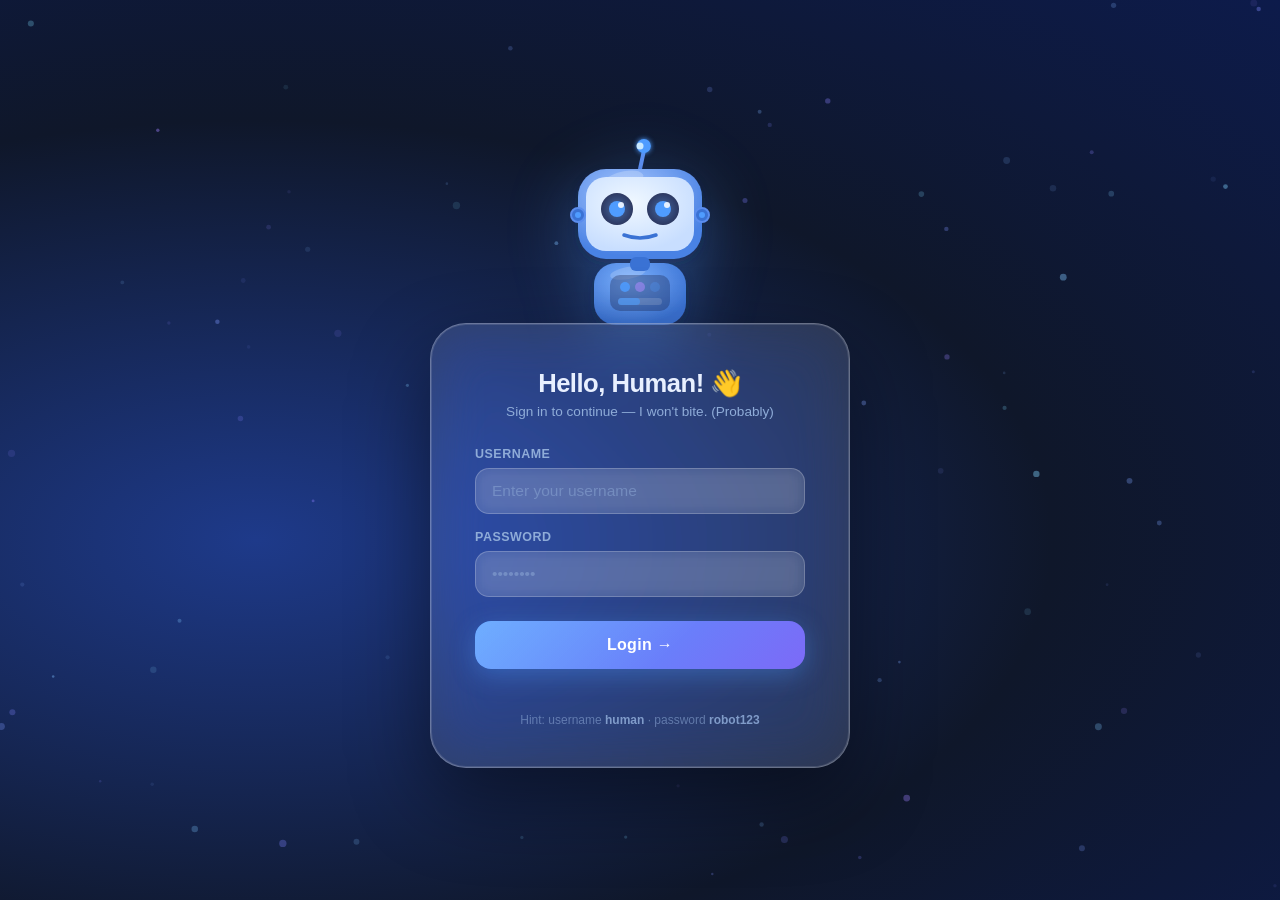
<file: index.html>
<!DOCTYPE html>
<html lang="en">
<head>
  <meta charset="UTF-8" />
  <meta name="viewport" content="width=device-width, initial-scale=1.0"/>
  <title>Robot Login</title>
  <style>
    /* ── Reset & Base ── */
    *, *::before, *::after { box-sizing: border-box; margin: 0; padding: 0; }

    :root {
      --bg1: #1a1a4e;
      --bg2: #0d2b6b;
      --bg3: #163560;
      --card-bg: rgba(255,255,255,0.13);
      --card-border: rgba(255,255,255,0.28);
      --card-shadow: 0 32px 80px rgba(0,0,0,0.45), 0 0 0 1px rgba(255,255,255,0.12) inset;
      --input-bg: rgba(255,255,255,0.10);
      --input-border: rgba(255,255,255,0.22);
      --accent: #4f9cff;
      --accent2: #a78bfa;
      --text: #e8f0ff;
      --subtext: #8facd8;
      --robot-body: #5b8dee;
      --robot-face: #d6e8ff;
      --robot-eye: #1a2550;
      --robot-pupil: #4f9cff;
      --robot-blush: rgba(255,120,150,0.45);
      --robot-angry: #f53f5d;
    }

    body {
      min-height: 100vh;
      font-family: -apple-system, BlinkMacSystemFont, 'Segoe UI', Roboto, sans-serif;
      background: radial-gradient(ellipse at 20% 60%, #1e3a8a 0%, #0f172a 55%, #0d1b4b 100%);
      display: flex;
      align-items: center;
      justify-content: center;
      overflow: hidden;
      position: relative;
    }

    /* ── Floating Particles ── */
    #particles-canvas {
      position: fixed;
      inset: 0;
      pointer-events: none;
      z-index: 0;
    }

    /* ── Card ── */
    .card-wrap {
      position: relative;
      z-index: 10;
      display: flex;
      flex-direction: column;
      align-items: center;
      gap: 0;
    }

    .login-card {
      background: var(--card-bg);
      border: 1.5px solid var(--card-border);
      box-shadow: var(--card-shadow);
      backdrop-filter: blur(28px) saturate(1.6);
      -webkit-backdrop-filter: blur(28px) saturate(1.6);
      border-radius: 36px;
      padding: 44px 44px 40px;
      width: min(420px, 92vw);
      display: flex;
      flex-direction: column;
      align-items: center;
      gap: 0;
      transition: transform 0.18s cubic-bezier(.4,2,.6,1), box-shadow 0.18s;
    }

    .login-card.shake {
      animation: shake 0.55s cubic-bezier(.36,.07,.19,.97) both;
    }
    @keyframes shake {
      10%, 90% { transform: translateX(-5px) rotate(-1deg); }
      20%, 80% { transform: translateX(8px)  rotate(1.5deg); }
      30%, 50%, 70% { transform: translateX(-8px) rotate(-1.5deg); }
      40%, 60% { transform: translateX(8px)  rotate(1deg); }
      100% { transform: translateX(0) rotate(0deg); }
    }

    .login-card.celebrate {
      animation: jump 0.65s cubic-bezier(.4,2,.5,1) both;
    }
    @keyframes jump {
      0%   { transform: translateY(0) scale(1); }
      35%  { transform: translateY(-38px) scale(1.04, 0.97); }
      55%  { transform: translateY(-44px) scale(0.97, 1.04); }
      75%  { transform: translateY(-18px) scale(1.02, 0.98); }
      90%  { transform: translateY(-6px); }
      100% { transform: translateY(0) scale(1); }
    }

    /* ── Robot SVG Container ── */
    .robot-wrap {
      width: 180px;
      height: 200px;
      margin-bottom: -10px;
      position: relative;
      user-select: none;
    }

    #robot-svg {
      width: 100%;
      height: 100%;
      overflow: visible;
      filter: drop-shadow(0 16px 32px rgba(79,156,255,0.35));
    }

    /* ── Form Elements ── */
    .form-title {
      font-size: 1.6rem;
      font-weight: 700;
      color: var(--text);
      letter-spacing: -0.5px;
      margin-bottom: 6px;
      text-align: center;
    }
    .form-subtitle {
      font-size: 0.85rem;
      color: var(--subtext);
      margin-bottom: 28px;
      text-align: center;
    }

    .input-group {
      width: 100%;
      margin-bottom: 16px;
      position: relative;
    }
    .input-group label {
      display: block;
      font-size: 0.78rem;
      font-weight: 600;
      color: var(--subtext);
      letter-spacing: 0.5px;
      text-transform: uppercase;
      margin-bottom: 7px;
    }
    .input-group input {
      width: 100%;
      background: var(--input-bg);
      border: 1.5px solid var(--input-border);
      border-radius: 14px;
      padding: 13px 16px;
      font-size: 0.97rem;
      color: var(--text);
      outline: none;
      transition: border-color 0.22s, background 0.22s, box-shadow 0.22s;
      backdrop-filter: blur(8px);
    }
    .input-group input::placeholder { color: rgba(143,172,216,0.5); }
    .input-group input:focus {
      border-color: var(--accent);
      background: rgba(79,156,255,0.10);
      box-shadow: 0 0 0 3px rgba(79,156,255,0.18);
    }

    .btn-login {
      width: 100%;
      margin-top: 8px;
      padding: 15px;
      border-radius: 16px;
      border: none;
      background: linear-gradient(135deg, #4f9cff 0%, #7c6af7 100%);
      color: #fff;
      font-size: 1rem;
      font-weight: 700;
      letter-spacing: 0.3px;
      cursor: pointer;
      box-shadow: 0 6px 24px rgba(79,156,255,0.35);
      transition: transform 0.14s, box-shadow 0.14s, filter 0.14s;
      position: relative;
      overflow: hidden;
    }
    .btn-login:hover { transform: translateY(-2px) scale(1.01); box-shadow: 0 10px 32px rgba(79,156,255,0.45); }
    .btn-login:active { transform: scale(0.98); }
    .btn-login::after {
      content: '';
      position: absolute;
      inset: 0;
      background: linear-gradient(135deg, rgba(255,255,255,0.18) 0%, transparent 60%);
      border-radius: inherit;
    }

    .error-msg {
      font-size: 0.8rem;
      color: #ff7a8a;
      margin-top: 10px;
      min-height: 18px;
      text-align: center;
      transition: opacity 0.2s;
      font-weight: 500;
    }

    /* ── Success Overlay ── */
    #success-overlay {
      position: fixed;
      inset: 0;
      z-index: 200;
      display: flex;
      align-items: center;
      justify-content: center;
      flex-direction: column;
      background: rgba(10,20,60,0.92);
      backdrop-filter: blur(12px);
      opacity: 0;
      pointer-events: none;
      transition: opacity 0.5s;
    }
    #success-overlay.show {
      opacity: 1;
      pointer-events: all;
    }
    #success-overlay .success-robot {
      font-size: 5rem;
      animation: bounce-emoji 0.7s ease infinite alternate;
      filter: drop-shadow(0 0 24px #4f9cff);
    }
    @keyframes bounce-emoji {
      from { transform: translateY(0) rotate(-8deg); }
      to   { transform: translateY(-18px) rotate(8deg); }
    }
    #success-overlay h1 {
      margin-top: 20px;
      font-size: 2rem;
      font-weight: 800;
      color: #fff;
      text-align: center;
      text-shadow: 0 0 32px #4f9cffaa;
    }
    #success-overlay p {
      margin-top: 8px;
      font-size: 1rem;
      color: #8facd8;
    }
    #success-overlay button {
      margin-top: 28px;
      padding: 12px 36px;
      border-radius: 14px;
      border: none;
      background: linear-gradient(135deg,#4f9cff,#7c6af7);
      color: #fff;
      font-size: 1rem;
      font-weight: 700;
      cursor: pointer;
      box-shadow: 0 6px 24px rgba(79,156,255,0.4);
    }

    /* ── Confetti Canvas ── */
    #confetti-canvas {
      position: fixed;
      inset: 0;
      z-index: 190;
      pointer-events: none;
    }

    /* ── Hint ── */
    .hint {
      margin-top: 16px;
      font-size: 0.75rem;
      color: rgba(143,172,216,0.55);
      text-align: center;
    }
    .hint span { color: rgba(143,172,216,0.85); font-weight: 600; }
  </style>
</head>
<body>

<canvas id="particles-canvas"></canvas>
<canvas id="confetti-canvas"></canvas>

<!-- ── Success Overlay ── -->
<div id="success-overlay">
  <div class="success-robot">🤖</div>
  <h1>Welcome Back, Human! 🤖</h1>
  <p>Authentication successful. Beep boop!</p>
  <button onclick="resetPage()">← Back to Login</button>
</div>

<!-- ── Main Card ── -->
<div class="card-wrap">
  <div class="robot-wrap">
    <svg id="robot-svg" viewBox="0 0 180 200" xmlns="http://www.w3.org/2000/svg">
      <defs>
        <radialGradient id="bodyGrad" cx="40%" cy="30%" r="70%">
          <stop offset="0%" stop-color="#7eb3ff"/>
          <stop offset="100%" stop-color="#3a72d4"/>
        </radialGradient>
        <radialGradient id="headGrad" cx="40%" cy="28%" r="68%">
          <stop offset="0%" stop-color="#a8c8ff"/>
          <stop offset="100%" stop-color="#4a82e4"/>
        </radialGradient>
        <radialGradient id="faceGrad" cx="42%" cy="35%" r="65%">
          <stop offset="0%" stop-color="#f0f8ff"/>
          <stop offset="100%" stop-color="#c8deff"/>
        </radialGradient>
        <radialGradient id="eyeGlowL" cx="50%" cy="50%" r="50%">
          <stop offset="0%" stop-color="#90c8ff"/>
          <stop offset="100%" stop-color="#4f9cff" stop-opacity="0"/>
        </radialGradient>
        <radialGradient id="eyeGlowR" cx="50%" cy="50%" r="50%">
          <stop offset="0%" stop-color="#90c8ff"/>
          <stop offset="100%" stop-color="#4f9cff" stop-opacity="0"/>
        </radialGradient>
        <filter id="glow" x="-30%" y="-30%" width="160%" height="160%">
          <feGaussianBlur stdDeviation="2.5" result="blur"/>
          <feMerge><feMergeNode in="blur"/><feMergeNode in="SourceGraphic"/></feMerge>
        </filter>
        <filter id="softShadow">
          <feDropShadow dx="0" dy="4" stdDeviation="4" flood-color="#1a2550" flood-opacity="0.35"/>
        </filter>
        <clipPath id="faceClip">
          <rect x="28" y="36" width="124" height="90" rx="28"/>
        </clipPath>
      </defs>

      <!-- ── Antenna ── -->
      <line id="antenna-line" x1="90" y1="36" x2="90" y2="18" stroke="#5b8dee" stroke-width="4" stroke-linecap="round"/>
      <circle id="antenna-ball" cx="90" cy="13" r="7" fill="#4f9cff" filter="url(#glow)"/>
      <circle cx="90" cy="13" r="3.5" fill="#c8e8ff"/>

      <!-- ── Head ── -->
      <rect id="robot-head" x="28" y="36" width="124" height="90" rx="28" fill="url(#headGrad)" filter="url(#softShadow)"/>
      <!-- head shine -->
      <ellipse cx="72" cy="48" rx="22" ry="9" fill="rgba(255,255,255,0.22)" transform="rotate(-15,72,48)"/>

      <!-- ── Face Plate ── -->
      <rect id="face-plate" x="36" y="44" width="108" height="74" rx="20" fill="url(#faceGrad)"/>

      <!-- ── Ear bolts ── -->
      <circle cx="28" cy="82" r="7" fill="#3a72d4" stroke="#5b8dee" stroke-width="2"/>
      <circle cx="28" cy="82" r="3" fill="#4f9cff"/>
      <circle cx="152" cy="82" r="7" fill="#3a72d4" stroke="#5b8dee" stroke-width="2"/>
      <circle cx="152" cy="82" r="3" fill="#4f9cff"/>

      <!-- ── Eyes (sockets) ── -->
      <circle id="eye-socket-l" cx="67" cy="76" r="16" fill="#1a2550" opacity="0.9"/>
      <circle id="eye-socket-r" cx="113" cy="76" r="16" fill="#1a2550" opacity="0.9"/>
      <!-- eye glow rings -->
      <circle cx="67" cy="76" r="16" fill="url(#eyeGlowL)" opacity="0.4"/>
      <circle cx="113" cy="76" r="16" fill="url(#eyeGlowR)" opacity="0.4"/>

      <!-- ── Pupils (moved by JS) ── -->
      <g id="pupil-l-group">
        <circle id="pupil-l" cx="67" cy="76" r="8" fill="#4f9cff"/>
        <circle id="shine-l" cx="71" cy="72" r="3" fill="rgba(255,255,255,0.85)"/>
      </g>
      <g id="pupil-r-group">
        <circle id="pupil-r" cx="113" cy="76" r="8" fill="#4f9cff"/>
        <circle id="shine-r" cx="117" cy="72" r="3" fill="rgba(255,255,255,0.85)"/>
      </g>

      <!-- ── Blush ── -->
      <ellipse id="blush-l" cx="50" cy="96" rx="10" ry="6" fill="rgba(255,120,150,0.35)" opacity="0"/>
      <ellipse id="blush-r" cx="130" cy="96" rx="10" ry="6" fill="rgba(255,120,150,0.35)" opacity="0"/>

      <!-- ── Mouth group ── -->
      <g id="mouth-group">
        <!-- Neutral line -->
        <path id="mouth-neutral" d="M 74 102 Q 90 108 106 102" stroke="#3a72d4" stroke-width="3.5" stroke-linecap="round" fill="none" opacity="1"/>
        <!-- Smile -->
        <path id="mouth-smile" d="M 70 100 Q 90 116 110 100" stroke="#3a72d4" stroke-width="3.5" stroke-linecap="round" fill="none" opacity="0"/>
        <!-- Angry (frown) -->
        <path id="mouth-angry" d="M 72 108 Q 90 96 108 108" stroke="#cc2244" stroke-width="3.5" stroke-linecap="round" fill="none" opacity="0"/>
        <!-- Excited O -->
        <ellipse id="mouth-excited" cx="90" cy="104" rx="8" ry="9" fill="#3a72d4" opacity="0"/>
      </g>

      <!-- ── Angry eyebrows ── -->
      <g id="brows-angry" opacity="0">
        <line x1="52" y1="58" x2="78" y2="64" stroke="#cc2244" stroke-width="4" stroke-linecap="round"/>
        <line x1="128" y1="58" x2="102" y2="64" stroke="#cc2244" stroke-width="4" stroke-linecap="round"/>
      </g>

      <!-- ── Hands / Cover Eyes ── -->
      <!-- Left hand -->
      <g id="hand-l" opacity="0">
        <rect x="12" y="58" width="52" height="38" rx="16" fill="url(#bodyGrad)" filter="url(#softShadow)"/>
        <circle cx="26" cy="57" r="8" fill="url(#bodyGrad)"/>
        <circle cx="38" cy="53" r="8" fill="url(#bodyGrad)"/>
        <circle cx="50" cy="53" r="8" fill="url(#bodyGrad)"/>
        <circle cx="60" cy="57" r="8" fill="url(#bodyGrad)"/>
        <!-- knuckle lines -->
        <line x1="26" y1="66" x2="26" y2="80" stroke="rgba(255,255,255,0.3)" stroke-width="2" stroke-linecap="round"/>
        <line x1="38" y1="66" x2="38" y2="80" stroke="rgba(255,255,255,0.3)" stroke-width="2" stroke-linecap="round"/>
        <line x1="50" y1="66" x2="50" y2="80" stroke="rgba(255,255,255,0.3)" stroke-width="2" stroke-linecap="round"/>
      </g>
      <!-- Right hand -->
      <g id="hand-r" opacity="0">
        <rect x="116" y="58" width="52" height="38" rx="16" fill="url(#bodyGrad)" filter="url(#softShadow)"/>
        <circle cx="120" cy="57" r="8" fill="url(#bodyGrad)"/>
        <circle cx="130" cy="53" r="8" fill="url(#bodyGrad)"/>
        <circle cx="142" cy="53" r="8" fill="url(#bodyGrad)"/>
        <circle cx="154" cy="57" r="8" fill="url(#bodyGrad)"/>
        <!-- knuckle lines -->
        <line x1="130" y1="66" x2="130" y2="80" stroke="rgba(255,255,255,0.3)" stroke-width="2" stroke-linecap="round"/>
        <line x1="142" y1="66" x2="142" y2="80" stroke="rgba(255,255,255,0.3)" stroke-width="2" stroke-linecap="round"/>
        <line x1="154" y1="66" x2="154" y2="80" stroke="rgba(255,255,255,0.3)" stroke-width="2" stroke-linecap="round"/>
      </g>

      <!-- ── Body ── -->
      <rect id="robot-body" x="44" y="130" width="92" height="62" rx="22" fill="url(#bodyGrad)" filter="url(#softShadow)"/>
      <!-- body shine -->
      <ellipse cx="78" cy="140" rx="18" ry="6" fill="rgba(255,255,255,0.18)" transform="rotate(-10,78,140)"/>
      <!-- chest panel -->
      <rect x="60" y="142" width="60" height="36" rx="10" fill="rgba(26,37,80,0.35)"/>
      <!-- chest lights -->
      <circle id="light1" cx="75" cy="154" r="5" fill="#4f9cff" opacity="0.9"/>
      <circle id="light2" cx="90" cy="154" r="5" fill="#a78bfa" opacity="0.9"/>
      <circle id="light3" cx="105" cy="154" r="5" fill="#4f9cff" opacity="0.9"/>
      <!-- chest bar -->
      <rect x="68" y="165" width="44" height="7" rx="3.5" fill="rgba(255,255,255,0.15)"/>
      <rect id="chest-bar-fill" x="68" y="165" width="22" height="7" rx="3.5" fill="#4f9cff" opacity="0.7"/>

      <!-- ── Neck ── -->
      <rect x="80" y="124" width="20" height="14" rx="6" fill="#3a72d4"/>
    </svg>
  </div>

  <div class="login-card" id="login-card">
    <div class="form-title">Hello, Human! 👋</div>
    <div class="form-subtitle">Sign in to continue — I won't bite. (Probably)</div>

    <div class="input-group">
      <label for="username">Username</label>
      <input type="text" id="username" placeholder="Enter your username" autocomplete="off"/>
    </div>
    <div class="input-group">
      <label for="password">Password</label>
      <input type="password" id="password" placeholder="••••••••" autocomplete="off"/>
    </div>

    <button class="btn-login" id="btn-login" onclick="attemptLogin()">Login →</button>
    <div class="error-msg" id="error-msg"></div>
    <div class="hint">Hint: username <span>human</span> · password <span>robot123</span></div>
  </div>
</div>

<script>
/* ════════════════════════════════════════════
   PARTICLES
════════════════════════════════════════════ */
(function() {
  const canvas = document.getElementById('particles-canvas');
  const ctx = canvas.getContext('2d');
  let W, H, particles = [];

  function resize() {
    W = canvas.width = window.innerWidth;
    H = canvas.height = window.innerHeight;
  }
  resize();
  window.addEventListener('resize', resize);

  class Particle {
    constructor() { this.reset(true); }
    reset(initial = false) {
      this.x = Math.random() * W;
      this.y = initial ? Math.random() * H : H + 10;
      this.r = 1.2 + Math.random() * 2.5;
      this.speed = 0.18 + Math.random() * 0.45;
      this.drift = (Math.random() - 0.5) * 0.4;
      this.alpha = 0.08 + Math.random() * 0.35;
      this.hue = 195 + Math.random() * 60;
    }
    update() {
      this.y -= this.speed;
      this.x += this.drift;
      if (this.y < -10) this.reset();
    }
    draw() {
      ctx.beginPath();
      ctx.arc(this.x, this.y, this.r, 0, Math.PI * 2);
      ctx.fillStyle = `hsla(${this.hue}, 100%, 75%, ${this.alpha})`;
      ctx.fill();
    }
  }

  for (let i = 0; i < 90; i++) particles.push(new Particle());

  function loop() {
    ctx.clearRect(0, 0, W, H);
    for (const p of particles) { p.update(); p.draw(); }
    requestAnimationFrame(loop);
  }
  loop();
})();

/* ════════════════════════════════════════════
   ROBOT STATE
════════════════════════════════════════════ */
const robot = {
  state: 'idle', // idle | username | password | angry | celebrate
  targetPupilLx: 0, targetPupilLy: 0,
  targetPupilRx: 0, targetPupilRy: 0,
  currentLx: 0, currentLy: 0,
  currentRx: 0, currentRy: 0,
};

// Eye socket centers in SVG coords
const EYE_L = { cx: 67, cy: 76, maxR: 6 };
const EYE_R = { cx: 113, cy: 76, maxR: 6 };

// SVG elements
const svg          = document.getElementById('robot-svg');
const pupilLGroup  = document.getElementById('pupil-l-group');
const pupilRGroup  = document.getElementById('pupil-r-group');
const pupilL       = document.getElementById('pupil-l');
const pupilR       = document.getElementById('pupil-r');
const shineL       = document.getElementById('shine-l');
const shineR       = document.getElementById('shine-r');
const handL        = document.getElementById('hand-l');
const handR        = document.getElementById('hand-r');
const blushL       = document.getElementById('blush-l');
const blushR       = document.getElementById('blush-r');
const mouthNeutral = document.getElementById('mouth-neutral');
const mouthSmile   = document.getElementById('mouth-smile');
const mouthAngry   = document.getElementById('mouth-angry');
const mouthExcited = document.getElementById('mouth-excited');
const browsAngry   = document.getElementById('brows-angry');
const antennaBall  = document.getElementById('antenna-ball');
const light1       = document.getElementById('light1');
const light2       = document.getElementById('light2');
const light3       = document.getElementById('light3');

function svgPoint(clientX, clientY) {
  const rect = svg.getBoundingClientRect();
  const scaleX = 180 / rect.width;
  const scaleY = 200 / rect.height;
  return {
    x: (clientX - rect.left) * scaleX,
    y: (clientY - rect.top)  * scaleY,
  };
}

function clampPupil(eye, tx, ty) {
  const dx = tx - eye.cx;
  const dy = ty - eye.cy;
  const dist = Math.sqrt(dx*dx + dy*dy);
  const clamped = Math.min(dist, eye.maxR);
  const angle = Math.atan2(dy, dx);
  return {
    x: eye.cx + Math.cos(angle) * clamped,
    y: eye.cy + Math.sin(angle) * clamped,
  };
}

function setPupils(lx, ly, rx, ry) {
  const lp = clampPupil(EYE_L, lx, ly);
  const rp = clampPupil(EYE_R, rx, ry);
  pupilLGroup.setAttribute('transform', `translate(${lp.x - EYE_L.cx}, ${lp.y - EYE_L.cy})`);
  pupilRGroup.setAttribute('transform', `translate(${rp.x - EYE_R.cx}, ${rp.y - EYE_R.cy})`);
}

// Lerp pupils smoothly
let animFrame;
function lerp(a, b, t) { return a + (b - a) * t; }

function animPupils() {
  robot.currentLx = lerp(robot.currentLx, robot.targetPupilLx, 0.12);
  robot.currentLy = lerp(robot.currentLy, robot.targetPupilLy, 0.12);
  robot.currentRx = lerp(robot.currentRx, robot.targetPupilRx, 0.12);
  robot.currentRy = lerp(robot.currentRy, robot.targetPupilRy, 0.12);
  setPupils(robot.currentLx, robot.currentLy, robot.currentRx, robot.currentRy);
  requestAnimationFrame(animPupils);
}
animPupils();

// Initialize pupils to center
robot.targetPupilLx = robot.currentLx = EYE_L.cx;
robot.targetPupilLy = robot.currentLy = EYE_L.cy;
robot.targetPupilRx = robot.currentRx = EYE_R.cx;
robot.targetPupilRy = robot.currentRy = EYE_R.cy;

/* ── Mouse move → follow cursor ── */
document.addEventListener('mousemove', (e) => {
  if (robot.state === 'password' || robot.state === 'angry' || robot.state === 'celebrate') return;
  const pt = svgPoint(e.clientX, e.clientY);
  robot.targetPupilLx = pt.x;
  robot.targetPupilLy = pt.y;
  robot.targetPupilRx = pt.x;
  robot.targetPupilRy = pt.y;
});

/* ════════════════════════════════════════════
   ROBOT STATE TRANSITIONS
════════════════════════════════════════════ */
function transition(attr, from, to, ms) {
  // SVG doesn't support CSS transitions natively for all attrs, so we tween
  const start = parseFloat(from);
  const end   = parseFloat(to);
  const t0 = performance.now();
  function step(t) {
    const p = Math.min((t - t0) / ms, 1);
    const ease = p < 0.5 ? 2*p*p : -1+(4-2*p)*p; // easeInOut
    const val = start + (end - start) * ease;
    attr.element.setAttribute(attr.name, val);
    if (p < 1) requestAnimationFrame(step);
  }
  requestAnimationFrame(step);
}

function setMouth(which) {
  mouthNeutral.setAttribute('opacity', which === 'neutral' ? '1' : '0');
  mouthSmile.setAttribute('opacity',   which === 'smile'   ? '1' : '0');
  mouthAngry.setAttribute('opacity',   which === 'angry'   ? '1' : '0');
  mouthExcited.setAttribute('opacity', which === 'excited' ? '1' : '0');
}

function setBlush(show) {
  blushL.setAttribute('opacity', show ? '1' : '0');
  blushR.setAttribute('opacity', show ? '1' : '0');
}

function setHands(show) {
  handL.setAttribute('opacity', show ? '1' : '0');
  handR.setAttribute('opacity', show ? '1' : '0');
}

function setAngryBrows(show) {
  browsAngry.setAttribute('opacity', show ? '1' : '0');
}

function setEyeColor(color) {
  pupilL.setAttribute('fill', color);
  pupilR.setAttribute('fill', color);
}

function enterIdle() {
  robot.state = 'idle';
  setMouth('neutral');
  setBlush(false);
  setHands(false);
  setAngryBrows(false);
  setEyeColor('#4f9cff');
  antennaBall.setAttribute('fill', '#4f9cff');
}

function enterUsername() {
  if (robot.state === 'angry') return;
  robot.state = 'username';
  setMouth('smile');
  setBlush(true);
  setHands(false);
  setAngryBrows(false);
  setEyeColor('#4f9cff');
  antennaBall.setAttribute('fill', '#4fefaa');
  // Look at input field
  robot.targetPupilLx = 90;
  robot.targetPupilLy = 115;
  robot.targetPupilRx = 90;
  robot.targetPupilRy = 115;
}

function enterPassword() {
  if (robot.state === 'angry') return;
  robot.state = 'password';
  setMouth('neutral');
  setBlush(false);
  setHands(true);
  setAngryBrows(false);
  setEyeColor('#4f9cff');
  antennaBall.setAttribute('fill', '#ff9f4f');
}

function enterAngry() {
  robot.state = 'angry';
  setMouth('angry');
  setBlush(false);
  setHands(false);
  setAngryBrows(true);
  setEyeColor('#ff4f6b');
  antennaBall.setAttribute('fill', '#ff4f6b');
  robot.targetPupilLx = 90;
  robot.targetPupilLy = 85;
  robot.targetPupilRx = 90;
  robot.targetPupilRy = 85;

  // Shake chest lights red
  light1.setAttribute('fill', '#ff4f6b');
  light2.setAttribute('fill', '#ff4f6b');
  light3.setAttribute('fill', '#ff4f6b');

  setTimeout(() => {
    if (robot.state === 'angry') {
      enterIdle();
      light1.setAttribute('fill', '#4f9cff');
      light2.setAttribute('fill', '#a78bfa');
      light3.setAttribute('fill', '#4f9cff');
    }
  }, 2200);
}

function enterCelebrate() {
  robot.state = 'celebrate';
  setMouth('excited');
  setBlush(true);
  setHands(false);
  setAngryBrows(false);
  setEyeColor('#4fefaa');
  antennaBall.setAttribute('fill', '#ffd700');
  // Eyes look up in joy
  robot.targetPupilLx = 67;
  robot.targetPupilLy = 68;
  robot.targetPupilRx = 113;
  robot.targetPupilRy = 68;
  light1.setAttribute('fill', '#ffd700');
  light2.setAttribute('fill', '#4fefaa');
  light3.setAttribute('fill', '#ffd700');
}

/* ════════════════════════════════════════════
   INPUT EVENTS
════════════════════════════════════════════ */
const usernameInput = document.getElementById('username');
const passwordInput = document.getElementById('password');

usernameInput.addEventListener('focus', () => enterUsername());
usernameInput.addEventListener('blur',  () => { if (robot.state === 'username') enterIdle(); });
passwordInput.addEventListener('focus', () => enterPassword());
passwordInput.addEventListener('blur',  () => { if (robot.state === 'password') enterIdle(); });

/* ════════════════════════════════════════════
   LOGIN LOGIC
════════════════════════════════════════════ */
const VALID_USER = 'human';
const VALID_PASS = 'robot123';

function attemptLogin() {
  const u = usernameInput.value.trim();
  const p = passwordInput.value;
  const errEl = document.getElementById('error-msg');
  const card   = document.getElementById('login-card');

  errEl.textContent = '';

  if (u === VALID_USER && p === VALID_PASS) {
    // SUCCESS
    usernameInput.blur();
    passwordInput.blur();
    enterCelebrate();
    card.classList.remove('shake');
    card.classList.add('celebrate');
    setTimeout(() => {
      startConfetti();
      document.getElementById('success-overlay').classList.add('show');
    }, 650);
    card.addEventListener('animationend', () => {
      card.classList.remove('celebrate');
    }, { once: true });
  } else {
    // FAIL
    usernameInput.blur();
    passwordInput.blur();
    enterAngry();
    card.classList.remove('shake');
    void card.offsetWidth; // reflow
    card.classList.add('shake');
    card.addEventListener('animationend', () => {
      card.classList.remove('shake');
    }, { once: true });

    if (!u || u !== VALID_USER) {
      errEl.textContent = '⚠️ Who even are you? Username not found!';
    } else {
      errEl.textContent = '🔒 Wrong password! Do you even know your own secrets?';
    }
  }
}

// Allow Enter key
document.addEventListener('keydown', (e) => {
  if (e.key === 'Enter') attemptLogin();
});

/* ════════════════════════════════════════════
   CONFETTI
════════════════════════════════════════════ */
const confCanvas = document.getElementById('confetti-canvas');
const confCtx = confCanvas.getContext('2d');
let confettiPieces = [];
let confettiRunning = false;

function startConfetti() {
  confCanvas.width = window.innerWidth;
  confCanvas.height = window.innerHeight;
  confettiPieces = [];
  for (let i = 0; i < 180; i++) confettiPieces.push(makeConf());
  if (!confettiRunning) { confettiRunning = true; confettiLoop(); }
}

function makeConf() {
  const colors = ['#4f9cff','#a78bfa','#ffd700','#ff6b9d','#4fefaa','#ff9f4f','#fff'];
  return {
    x: Math.random() * window.innerWidth,
    y: -10 - Math.random() * 200,
    w: 7 + Math.random() * 9,
    h: 5 + Math.random() * 6,
    color: colors[Math.floor(Math.random() * colors.length)],
    rotation: Math.random() * 360,
    rotSpeed: (Math.random() - 0.5) * 8,
    speedY: 2.5 + Math.random() * 4,
    speedX: (Math.random() - 0.5) * 3,
    opacity: 0.85 + Math.random() * 0.15,
  };
}

function confettiLoop() {
  confCtx.clearRect(0, 0, confCanvas.width, confCanvas.height);
  let alive = false;
  for (const c of confettiPieces) {
    c.y += c.speedY;
    c.x += c.speedX;
    c.rotation += c.rotSpeed;
    confCtx.save();
    confCtx.translate(c.x, c.y);
    confCtx.rotate(c.rotation * Math.PI / 180);
    confCtx.globalAlpha = c.opacity;
    confCtx.fillStyle = c.color;
    confCtx.fillRect(-c.w / 2, -c.h / 2, c.w, c.h);
    confCtx.restore();
    if (c.y < confCanvas.height + 20) alive = true;
  }
  if (alive) requestAnimationFrame(confettiLoop);
  else { confettiRunning = false; confCtx.clearRect(0, 0, confCanvas.width, confCanvas.height); }
}

/* ════════════════════════════════════════════
   RESET
════════════════════════════════════════════ */
function resetPage() {
  document.getElementById('success-overlay').classList.remove('show');
  confettiPieces = [];
  confCtx.clearRect(0, 0, confCanvas.width, confCanvas.height);
  confettiRunning = false;
  usernameInput.value = '';
  passwordInput.value = '';
  document.getElementById('error-msg').textContent = '';
  enterIdle();
  light1.setAttribute('fill', '#4f9cff');
  light2.setAttribute('fill', '#a78bfa');
  light3.setAttribute('fill', '#4f9cff');
}

/* ════════════════════════════════════════════
   CHEST LIGHTS PULSE ANIMATION
════════════════════════════════════════════ */
let lightPhase = 0;
(function pulseLights() {
  lightPhase += 0.04;
  const a1 = 0.6 + 0.35 * Math.sin(lightPhase);
  const a2 = 0.6 + 0.35 * Math.sin(lightPhase + 2.1);
  const a3 = 0.6 + 0.35 * Math.sin(lightPhase + 4.2);
  light1.setAttribute('opacity', a1);
  light2.setAttribute('opacity', a2);
  light3.setAttribute('opacity', a3);
  requestAnimationFrame(pulseLights);
})();

/* ════════════════════════════════════════════
   ANTENNA WOBBLE
════════════════════════════════════════════ */
let antPhase = 0;
(function wobbleAntenna() {
  antPhase += 0.05;
  const wobble = Math.sin(antPhase) * 4;
  document.getElementById('antenna-ball').setAttribute('cx', 90 + wobble);
  document.getElementById('antenna-line').setAttribute('x2', 90 + wobble);
  requestAnimationFrame(wobbleAntenna);
})();
</script>
</body>
</html>
</file>
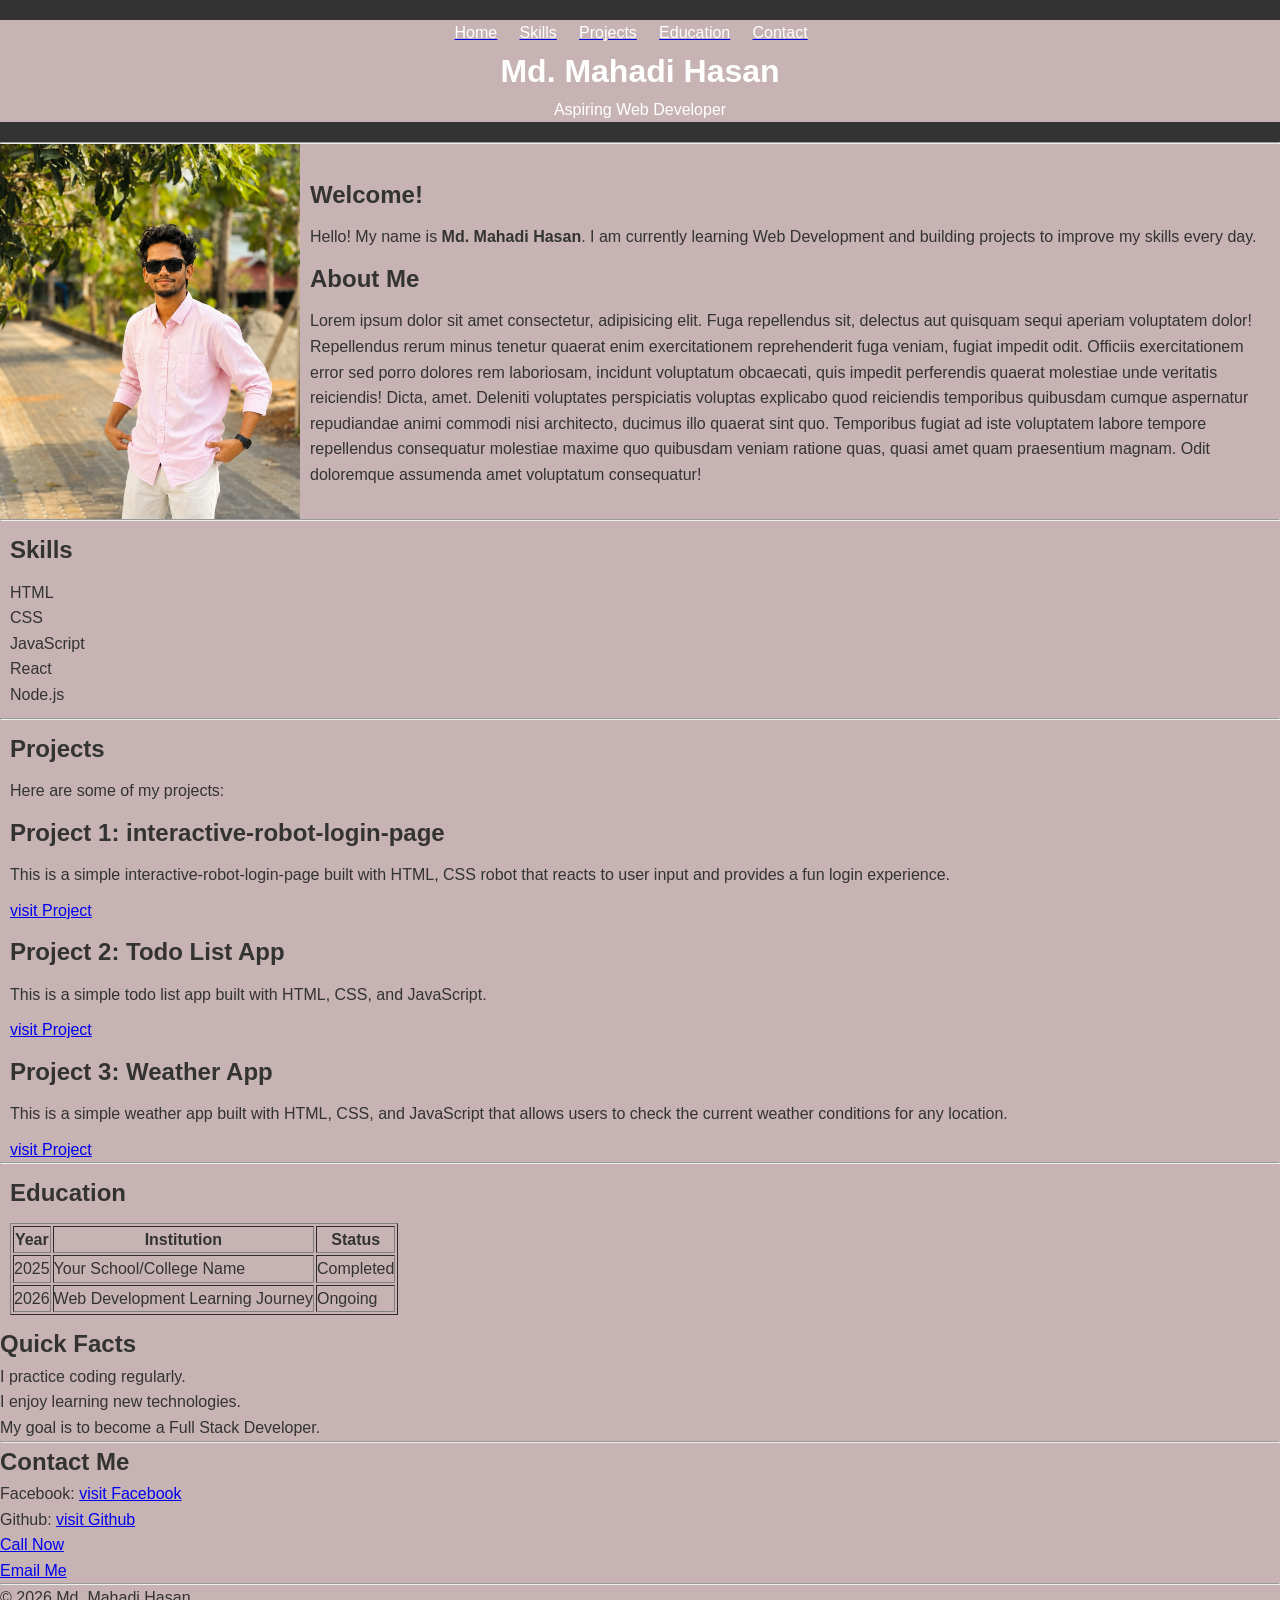
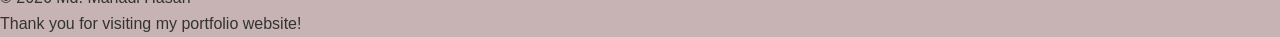
<file: nev.html>
<!doctype html>
<html lang="en">
  <head>
    <meta charset="UTF-8" />
    <meta name="viewport" content="width=device-width, initial-scale=1.0" />
    <link rel="stylesheet" href="style.css" />
    <title>Navigation Bar</title>
  </head>
  <body>
    <header>
      <table width="100%" bgcolor="#333" cellpadding="15" cellspacing="0">
        <tr>
          <td align="center">
            <a href="#home"><font color="white">Home</font></a
            >&nbsp;&nbsp;&nbsp;&nbsp;
            <a href="#skills"><font color="white">Skills</font></a
            >&nbsp;&nbsp;&nbsp;&nbsp;
            <a href="#projects"><font color="white">Projects</font></a
            >&nbsp;&nbsp;&nbsp;&nbsp;
            <a href="#Education"><font color="white">Education</font></a
            >&nbsp;&nbsp;&nbsp;&nbsp;
            <a href="#contact"><font color="white">Contact</font></a
            >&nbsp;&nbsp;&nbsp;&nbsp;
          </td>
        </tr>
      </table>

      <h1 align="center">Md. Mahadi Hasan</h1>
      <p align="center">Aspiring Web Developer</p>
    </header>
    <hr />
    <main>
      <div style="display: flex; align-items: center; justify-content: center">
        <img
          src="ChatGPT Image Jul 2, 2026, 04_25_59 PM.png"
          alt="Profile"
          width="300"
        />
        <div>
          <h2 style="margin: 10px 10px 10px 10px">Welcome!</h2>
          <p style="margin: 10px 10px 10px 10px">
            Hello! My name is <strong>Md. Mahadi Hasan</strong>. I am currently
            learning Web Development and building projects to improve my skills
            every day.
          </p>
          <h2 style="margin: 10px 10px 10px 10px">About Me</h2>
          <p style="margin: 10px 10px 10px 10px">
            Lorem ipsum dolor sit amet consectetur, adipisicing elit. Fuga
            repellendus sit, delectus aut quisquam sequi aperiam voluptatem
            dolor! Repellendus rerum minus tenetur quaerat enim exercitationem
            reprehenderit fuga veniam, fugiat impedit odit. Officiis
            exercitationem error sed porro dolores rem laboriosam, incidunt
            voluptatum obcaecati, quis impedit perferendis quaerat molestiae
            unde veritatis reiciendis! Dicta, amet. Deleniti voluptates
            perspiciatis voluptas explicabo quod reiciendis temporibus quibusdam
            cumque aspernatur repudiandae animi commodi nisi architecto, ducimus
            illo quaerat sint quo. Temporibus fugiat ad iste voluptatem labore
            tempore repellendus consequatur molestiae maxime quo quibusdam
            veniam ratione quas, quasi amet quam praesentium magnam. Odit
            doloremque assumenda amet voluptatum consequatur!
          </p>
        </div>
      </div>
      <hr />
      <div id="skills">
        <h2 style="margin: 10px 10px 10px 10px">Skills</h2>
        <ul style="margin: 10px 10px 10px 10px">
          <li>HTML</li>
          <li>CSS</li>
          <li>JavaScript</li>
          <li>React</li>
          <li>Node.js</li>
        </ul>
      </div>
      <hr />
      <div id="projects">
        <h2 style="margin: 10px 10px 10px 10px">Projects</h2>
        <p style="margin: 10px 10px 10px 10px">Here are some of my projects:</p>
        <h2 style="margin: 10px 10px 10px 10px">
          Project 1: interactive-robot-login-page
        </h2>
        <p style="margin: 10px 10px 10px 10px">
          This is a simple interactive-robot-login-page built with HTML, CSS
          robot that reacts to user input and provides a fun login experience.
        </p>
        <a href="index.html" style="margin: 10px 10px 10px 10px"
          >visit Project</a
        >
        <h2 style="margin: 10px 10px 10px 10px">Project 2: Todo List App</h2>
        <p style="margin: 10px 10px 10px 10px">
          This is a simple todo list app built with HTML, CSS, and JavaScript.
        </p>
        <a href="index.html" style="margin: 10px 10px 10px 10px"
          >visit Project</a
        >
        <h2 style="margin: 10px 10px 10px 10px">Project 3: Weather App</h2>
        <p style="margin: 10px 10px 10px 10px">
          This is a simple weather app built with HTML, CSS, and JavaScript that
          allows users to check the current weather conditions for any location.
        </p>
        <a href="index.html" style="margin: 10px 10px 10px 10px"
          >visit Project</a
        >
      </div>
      <hr />
      <div id="Education">
        <h2 style="margin: 10px 10px 10px 10px">Education</h2>
        <table style="margin: 10px" border="1">
          <tr>
            <th>Year</th>
            <th>Institution</th>
            <th>Status</th>
          </tr>

          <tr>
            <td>2025</td>
            <td>Your School/College Name</td>
            <td>Completed</td>
          </tr>

          <tr>
            <td>2026</td>
            <td>Web Development Learning Journey</td>
            <td>Ongoing</td>
          </tr>
        </table>
        <h2>Quick Facts</h2>
        <ul>
          <li>I practice coding regularly.</li>
          <li>I enjoy learning new technologies.</li>
          <li>My goal is to become a Full Stack Developer.</li>
        </ul>
      </div>
      <hr />
      <div id="contact">
        <h2>Contact Me</h2>
        <p>
          Facebook:
          <a
            href="https://www.facebook.com/md.mahadi.hasan.278404"
            target="_blank"
            >visit Facebook</a
          >
        </p>
        <p>
          Github:
          <a
            href="https://www.facebook.com/md.mahadi.hasan.278404"
            target="_blank"
            >visit Github</a
          >
        </p>
        <p><a href="tel:+8801616466154"> Call Now </a></p>

        <p><a href="mailto:mdashadujjaman511@gmail.com"> Email Me </a></p>
      </div>
      <hr />
    </main>
    <footer>
      <p>&copy; 2026 Md. Mahadi Hasan</p>
      <p>Thank you for visiting my portfolio website!</p>
    </footer>
  </body>
</html>
</file>
<file: style.css>
* {
    margin: 0;
    padding: 0;
    box-sizing: border-box;
    background-color: #c7b3b3;
}
body {
    font-family: Arial, sans-serif;
    line-height: 1.6;
    background-color: #f4f4f4;
    color: #333;
}
header {
    background-color: #333;
    color: #fff;
    padding: 20px 0;
    text-align: center;
}
</file>
